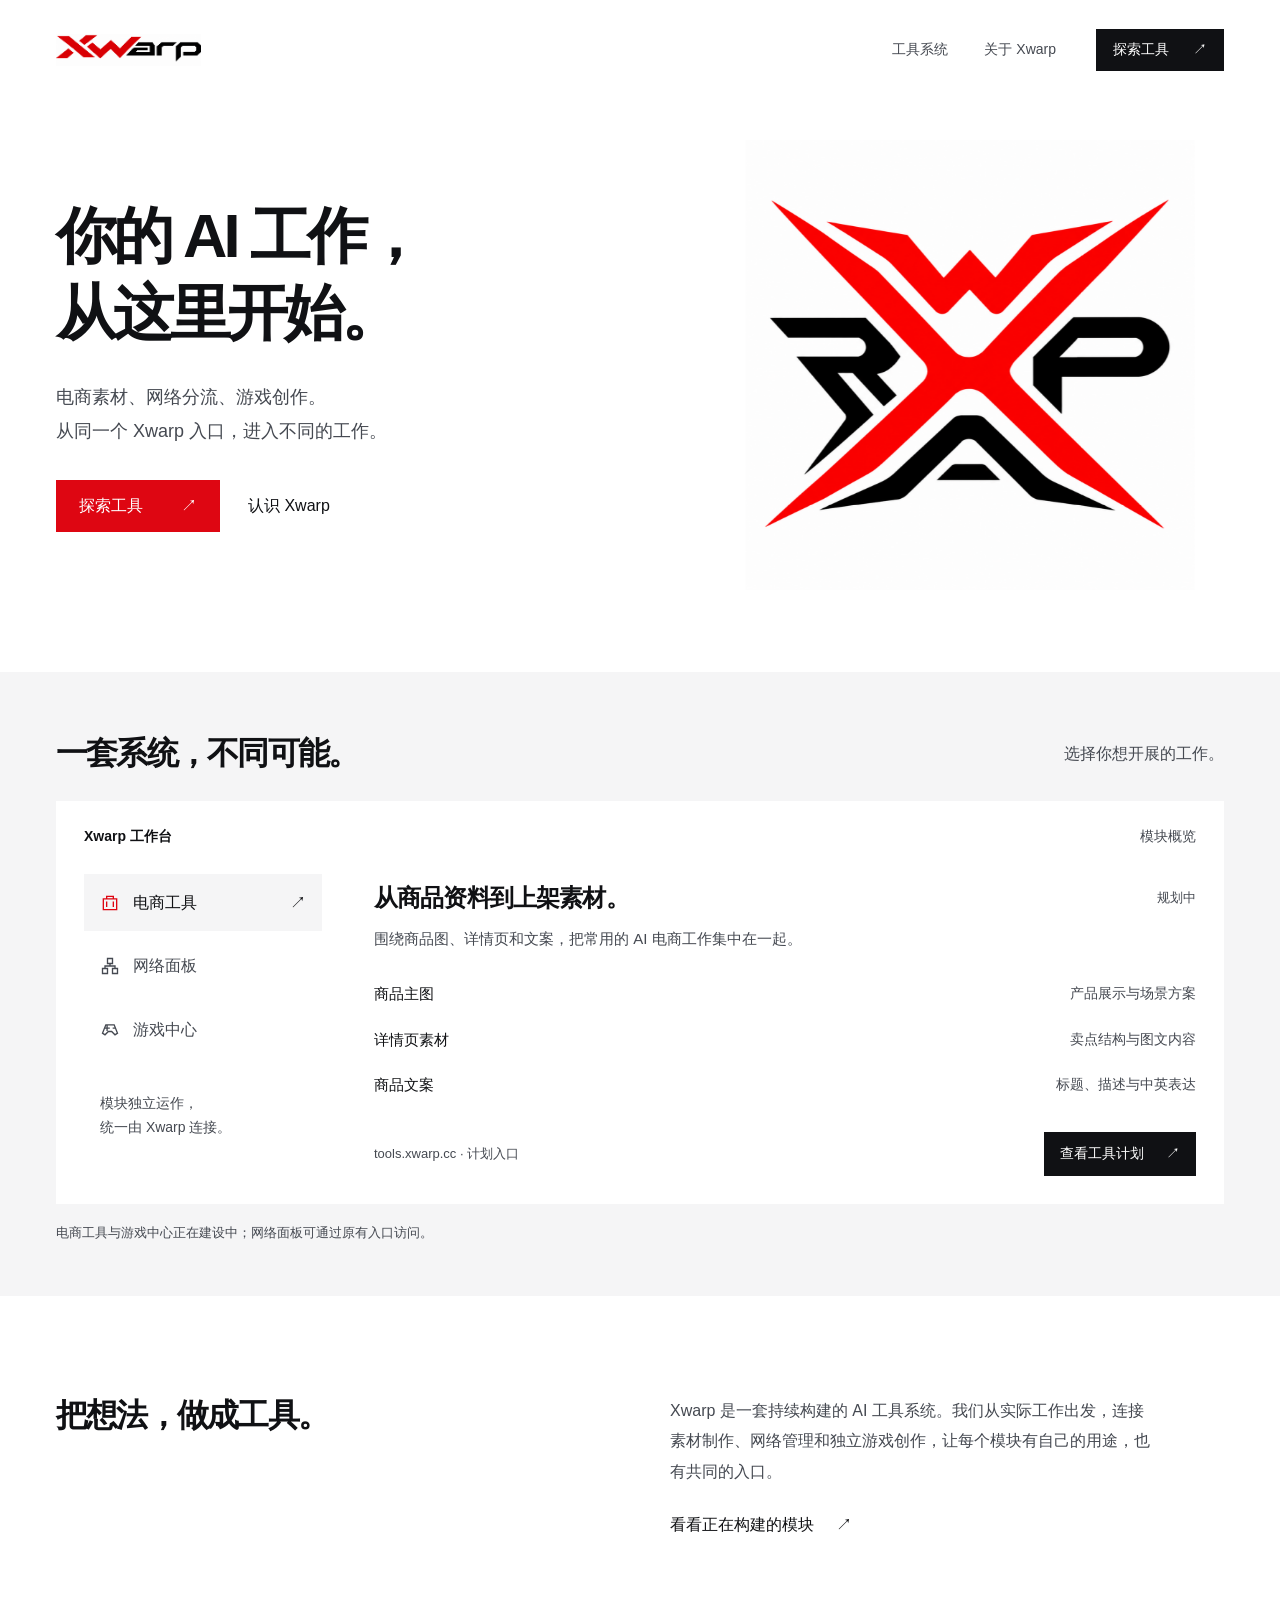
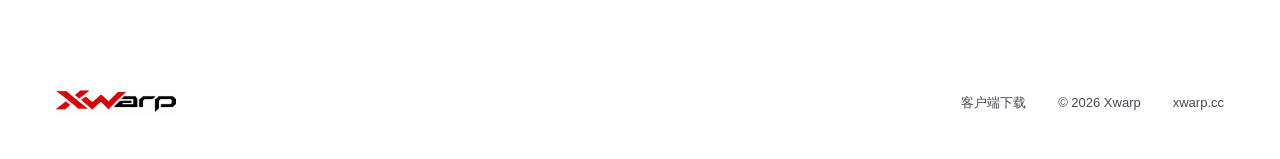
<file: index.html>
<!doctype html>
<html lang="zh-CN">
<head>
<meta charset="utf-8"><meta name="viewport" content="width=device-width,initial-scale=1"><meta name="theme-color" content="#ffffff"><meta name="description" content="Xwarp，将 AI 电商工具、网络管理与游戏创作连接在同一个入口。"><title>Xwarp — AI 工具，从这里开始</title>
<link rel="stylesheet" href="minimal.css?v=20261031"><script src="minimal.js?v=20261031" defer></script>
</head>
<body>
<header class="header wrap"><a class="wordmark" href="#" aria-label="Xwarp 首页"><img src="assets/xwarp-logo-light.png" width="2172" height="724" alt="Xwarp"></a><nav aria-label="主导航"><a href="#workspace">工具系统</a><a href="#about">关于 Xwarp</a></nav><a class="header-action" href="#workspace">探索工具 <span aria-hidden="true">↗</span></a></header>
<main>
<section class="hero wrap" aria-labelledby="hero-title"><div class="hero-copy"><h1 id="hero-title">你的 AI 工作，<br>从这里开始。</h1><p>电商素材、网络分流、游戏创作。<br>从同一个 Xwarp 入口，进入不同的工作。</p><div class="hero-actions"><a class="primary" href="#workspace">探索工具 <span aria-hidden="true">↗</span></a><a class="secondary" href="#about">认识 Xwarp</a></div></div><div class="hero-art"><img src="assets/xwarp-symbol-light.png" alt="Xwarp 红黑字母徽标" width="1254" height="1254"></div></section>
<section class="workspace-section" id="workspace" aria-labelledby="workspace-title"><div class="wrap"><div class="section-intro"><h2 id="workspace-title">一套系统，不同可能。</h2><p>选择你想开展的工作。</p></div>
<div class="workspace" data-ui aria-label="Xwarp 模块选择"><div class="workspace-top"><span class="workspace-name">Xwarp 工作台</span><span class="preview-note">模块概览</span></div><div class="workspace-body"><div class="module-nav" role="group" aria-label="选择功能模块">
<button type="button" class="module selected" data-module="commerce" aria-pressed="true"><svg viewBox="0 0 24 24" aria-hidden="true"><path d="M4 7h16v13H4zM8 7V4h8v3M8 11v5m8-5v5"/></svg><span>电商工具</span><span class="module-arrow" aria-hidden="true">↗</span></button>
<button type="button" class="module" data-module="network" aria-pressed="false"><svg viewBox="0 0 24 24" aria-hidden="true"><path d="M9 3h6v6H9zM3 15h6v6H3zm12 0h6v6h-6zM12 9v3M6 15v-3h12v3"/></svg><span>网络面板</span><span class="module-arrow" aria-hidden="true">↗</span></button>
<button type="button" class="module" data-module="game" aria-pressed="false"><svg viewBox="0 0 24 24" aria-hidden="true"><path d="M7 7h10l4 10-3 2-4-4h-4l-4 4-3-2zM6 11h5M8.5 8.5v5M16 11h1"/></svg><span>游戏中心</span><span class="module-arrow" aria-hidden="true">↗</span></button>
<p class="module-footnote">模块独立运作，<br>统一由 Xwarp 连接。</p></div>
<div class="module-content" aria-live="polite"><div class="module-title-row"><h3 id="module-title">从商品资料到上架素材。</h3><span class="module-status" id="module-status">规划中</span></div><p id="module-description">围绕商品图、详情页和文案，把常用的 AI 电商工作集中在一起。</p><div class="capability-list" id="capability-list"><div><span>商品主图</span><span>产品展示与场景方案</span></div><div><span>详情页素材</span><span>卖点结构与图文内容</span></div><div><span>商品文案</span><span>标题、描述与中英表达</span></div></div><div class="module-bottom"><span id="module-address">tools.xwarp.cc · 计划入口</span><button id="module-action" class="module-action" type="button">查看工具计划 <span aria-hidden="true">↗</span></button></div></div></div></div>
<p class="scope-note">电商工具与游戏中心正在建设中；网络面板可通过原有入口访问。</p></div></section>
<section class="about wrap" id="about"><h2>把想法，做成工具。</h2><div><p>Xwarp 是一套持续构建的 AI 工具系统。我们从实际工作出发，连接素材制作、网络管理和独立游戏创作，让每个模块有自己的用途，也有共同的入口。</p><a href="#workspace" class="secondary">看看正在构建的模块 <span aria-hidden="true">↗</span></a></div></section>
</main>
<footer class="wrap footer"><a class="wordmark" href="#" aria-label="返回 Xwarp 首页"><img src="assets/xwarp-logo-light.png" width="2172" height="724" alt="Xwarp"></a><a href="https://github.com/howellxuKing/xwarp-quick-setup/releases/download/v1.0.0/XWarp-v1.0.0-windows-x64.zip">客户端下载</a><span>© 2026 Xwarp</span><span>xwarp.cc</span></footer>
<dialog id="plan-dialog" aria-labelledby="plan-title"><button class="close-dialog" type="button" aria-label="关闭">×</button><h2 id="plan-title">Xwarp 电商工具</h2><p id="plan-description"></p><p class="plan-note">该模块正在建设中，具体功能与开放时间将另行公布。</p><button class="primary confirm-dialog" type="button">知道了</button></dialog>
</body></html>
</file>
<file: minimal.css>
:root{--paper:#fff;--ink:#101114;--muted:#454951;--surface:#f5f5f6;--red:#de0612;--font:-apple-system,BlinkMacSystemFont,'Segoe UI','Microsoft YaHei','PingFang SC',sans-serif;--ease:cubic-bezier(.22,1,.36,1)}
*{box-sizing:border-box}html{scroll-behavior:smooth;scroll-padding-top:30px}body{margin:0;background:var(--paper);color:var(--ink);font-family:var(--font);font-size:16px;line-height:1.7;-webkit-font-smoothing:antialiased}a{color:inherit;text-decoration:none}p,h1,h2,h3{margin:0}button{font:inherit;border:0;cursor:pointer}a,button{transition:opacity .18s,transform .18s var(--ease)}a:hover,button:hover{opacity:.72}a:active,button:active{transform:translateY(1px)}:focus-visible{outline:3px solid var(--red);outline-offset:5px}h1,h2,h3{font-weight:600;letter-spacing:-.055em;line-height:1.23;text-wrap:balance}p{text-wrap:pretty}.wrap{width:calc(100% - 112px);max-width:1248px;margin-inline:auto}.header{height:100px;display:flex;align-items:center;gap:40px}.wordmark{width:145px;height:32px;position:relative;display:block;overflow:hidden;flex-shrink:0}.wordmark img{position:absolute;max-width:none;width:239px;height:auto;left:-49px;top:-26px}.header nav{margin-left:auto;display:flex;gap:36px}.header nav a{font-size:14px;color:var(--muted)}.header-action{display:flex;gap:24px;align-items:center;min-height:42px;padding:8px 17px;background:var(--ink);color:var(--paper);font-size:14px}.hero{display:grid;grid-template-columns:1.2fr 1fr;align-items:center;gap:50px;min-height:572px;padding-top:22px;padding-bottom:64px}.hero h1{font-size:clamp(40px,4.8vw,70px);line-height:1.25;letter-spacing:-.065em;white-space:nowrap}.hero-copy>p{margin-top:28px;font-size:18px;line-height:1.9;color:var(--muted)}.hero-actions{display:flex;align-items:center;gap:28px;margin-top:32px}.primary{background:var(--red);color:var(--paper);display:inline-flex;align-items:center;justify-content:center;gap:38px;padding:12px 23px;min-height:50px;font-size:16px}.secondary{display:inline-flex;align-items:center;gap:22px;min-height:44px;font-size:16px}.hero-art{display:flex;justify-content:center;align-items:center;min-width:0}.hero-art img{display:block;width:100%;max-width:450px;height:auto}.workspace-section{background:var(--surface);padding:62px 0 52px;scroll-margin-top:0}.section-intro{display:flex;align-items:center;justify-content:space-between;gap:24px;margin-bottom:28px}.section-intro h2,.about h2{font-size:32px}.section-intro>p{color:var(--muted);font-size:16px}.workspace{background:var(--paper);padding:24px 28px 28px}.workspace-top{display:flex;justify-content:space-between;gap:20px;font-size:14px;margin-bottom:25px}.workspace-name{font-weight:600}.preview-note{color:var(--muted)}.workspace-body{display:grid;grid-template-columns:238px 1fr;gap:52px}.module-nav{display:flex;flex-direction:column;gap:6px}.module{display:flex;align-items:center;gap:13px;width:100%;padding:15px 16px;min-height:56px;color:var(--muted);background:var(--paper);text-align:left}.module svg{width:20px;height:20px;stroke:currentColor;fill:none;stroke-width:1.6;stroke-linecap:square;stroke-linejoin:miter;flex-shrink:0}.module-arrow{margin-left:auto;opacity:0}.module.selected{background:var(--surface);color:var(--ink)}.module.selected .module-arrow{opacity:1}.module.selected svg{color:var(--red)}.module-footnote{font-size:14px;color:var(--muted);margin:28px 16px 0}.module-content{min-width:0;padding-top:9px}.module-title-row{display:flex;align-items:center;justify-content:space-between;gap:18px}.module-content h3{font-size:24px;letter-spacing:-.035em}.module-status{font-size:13px;color:var(--muted);white-space:nowrap}.module-content>p{margin-top:13px;color:var(--muted);font-size:15px}.capability-list{margin:20px 0 24px}.capability-list>div{display:flex;align-items:center;justify-content:space-between;gap:24px;padding:10px 0}.capability-list>div>span:first-child{font-size:15px}.capability-list>div>span:last-child{font-size:14px;color:var(--muted)}.module-bottom{display:flex;justify-content:space-between;align-items:center;gap:20px;min-height:44px}.module-bottom>span{font-size:13px;color:var(--muted)}.module-action{background:var(--ink);color:var(--paper);display:inline-flex;align-items:center;gap:22px;padding:10px 16px;font-size:14px}.scope-note{margin-top:18px;font-size:13px;color:var(--muted)}.about{padding-top:100px;padding-bottom:100px;display:grid;grid-template-columns:1fr 1fr;gap:60px}.about p{color:var(--muted);max-width:54ch;font-size:16px;line-height:1.9}.about .secondary{margin-top:16px}.footer{min-height:112px;display:flex;align-items:center;gap:32px;color:var(--muted);font-size:13px}.footer>.wordmark{margin-right:auto;width:120px;height:28px}.footer>.wordmark img{width:198px;left:-41px;top:-21px}dialog{border:0;width:calc(100% - 40px);max-width:500px;padding:40px;color:var(--ink);background:var(--paper)}dialog::backdrop{background:rgba(0,0,0,.5)}dialog h2{font-size:24px;padding-right:24px}dialog p{margin-top:22px}dialog .plan-note{color:var(--muted);font-size:14px}.close-dialog{position:absolute;right:12px;top:10px;width:44px;height:44px;font-size:28px;background:none}.confirm-dialog{margin-top:28px}.hero-copy h1{animation:arrive .75s var(--ease) both}.hero-copy>p{animation:arrive .75s .08s var(--ease) both}.hero-actions{animation:arrive .75s .16s var(--ease) both}.hero-art{animation:resolve-in 1.1s .1s var(--ease) both}.module-content.swap{animation:crossfade .3s var(--ease)}.in-view{animation:arrive .7s var(--ease) both}@keyframes arrive{from{opacity:.15;transform:translateY(16px)}to{opacity:1;transform:translateY(0)}}@keyframes resolve-in{from{opacity:.3;transform:scale(.97)}to{opacity:1;transform:scale(1)}}@keyframes crossfade{from{opacity:.3;transform:translateY(5px)}to{opacity:1;transform:translateY(0)}}
@media(min-width:1600px){.hero{min-height:640px}}@media(max-width:1000px){.wrap{width:calc(100% - 64px)}.header{height:88px;gap:26px}.header nav{gap:24px}.hero{gap:22px;min-height:520px}.hero h1{font-size:clamp(36px,4.8vw,48px)}.hero-copy>p{font-size:16px}.hero-art img{max-width:360px}.workspace-body{grid-template-columns:190px 1fr;gap:28px}.workspace{padding:22px}.module{padding:14px 12px}.module-content h3{font-size:22px}.module-bottom{align-items:start;flex-direction:column;gap:14px}.about{gap:32px}.about h2,.section-intro h2{font-size:28px}}
@media(max-width:600px){.wrap{width:calc(100% - 40px)}.header{height:80px;gap:16px}.wordmark{width:122px;height:28px}.wordmark img{width:202px;left:-42px;top:-22px}.header nav{gap:18px}.header nav a{font-size:13px}.header nav a:last-child{display:none}.header-action{font-size:13px;padding:7px 11px;gap:12px;min-height:38px}.hero{display:flex;flex-direction:column;align-items:stretch;gap:14px;padding-top:34px;padding-bottom:34px;min-height:0}.hero h1{font-size:40px;line-height:1.3}.hero-copy>p{margin-top:22px;line-height:1.8;font-size:16px}.hero-actions{gap:24px;margin-top:24px}.primary{font-size:15px;padding:11px 18px;gap:24px}.secondary{font-size:15px}.hero-art{justify-content:center;height:205px;overflow:hidden}.hero-art img{width:235px;max-width:none;flex-shrink:0}.workspace-section{padding:35px 0 30px}.section-intro{display:block;margin-bottom:22px}.section-intro h2,.about h2{font-size:26px}.section-intro>p{font-size:14px;margin-top:10px}.workspace{padding:18px}.workspace-top{font-size:13px;margin-bottom:18px}.workspace-body{display:flex;flex-direction:column;gap:24px}.module-nav{flex-direction:row;gap:4px}.module{flex:1;justify-content:center;gap:7px;padding:12px 5px;min-height:48px;font-size:13px;white-space:nowrap}.module svg{width:17px;height:17px}.module-arrow,.module-footnote{display:none}.module-content{padding-top:0}.module-content h3{font-size:21px;line-height:1.4}.module-title-row{align-items:start;gap:10px}.module-content>p{font-size:14px;margin-top:14px}.capability-list{margin:18px 0}.capability-list>div{gap:12px;align-items:start}.capability-list>div>span:first-child{font-size:14px;white-space:nowrap}.capability-list>div>span:last-child{font-size:13px;text-align:right}.module-bottom{gap:16px}.module-bottom>span{font-size:13px}.module-action{font-size:13px;min-height:44px}.scope-note{font-size:13px}.about{padding-top:64px;padding-bottom:44px;grid-template-columns:1fr;gap:22px}.about p{font-size:16px}.footer{min-height:110px;flex-wrap:wrap;gap:15px}.footer>.wordmark{margin-right:calc(100% - 120px)}.footer>span:last-child{margin-left:auto}dialog{padding:30px 24px}}
@media(max-width:360px){.header nav{display:none}.header-action{margin-left:auto}.hero h1{font-size:36px}.hero-copy>p br{display:none}.module svg{display:none}.module-content h3{font-size:19px}.module-status{font-size:13px}}
@media(prefers-reduced-motion:reduce){html{scroll-behavior:auto}*,*::before,*::after{animation:none!important;transition:none!important}}
</file>
